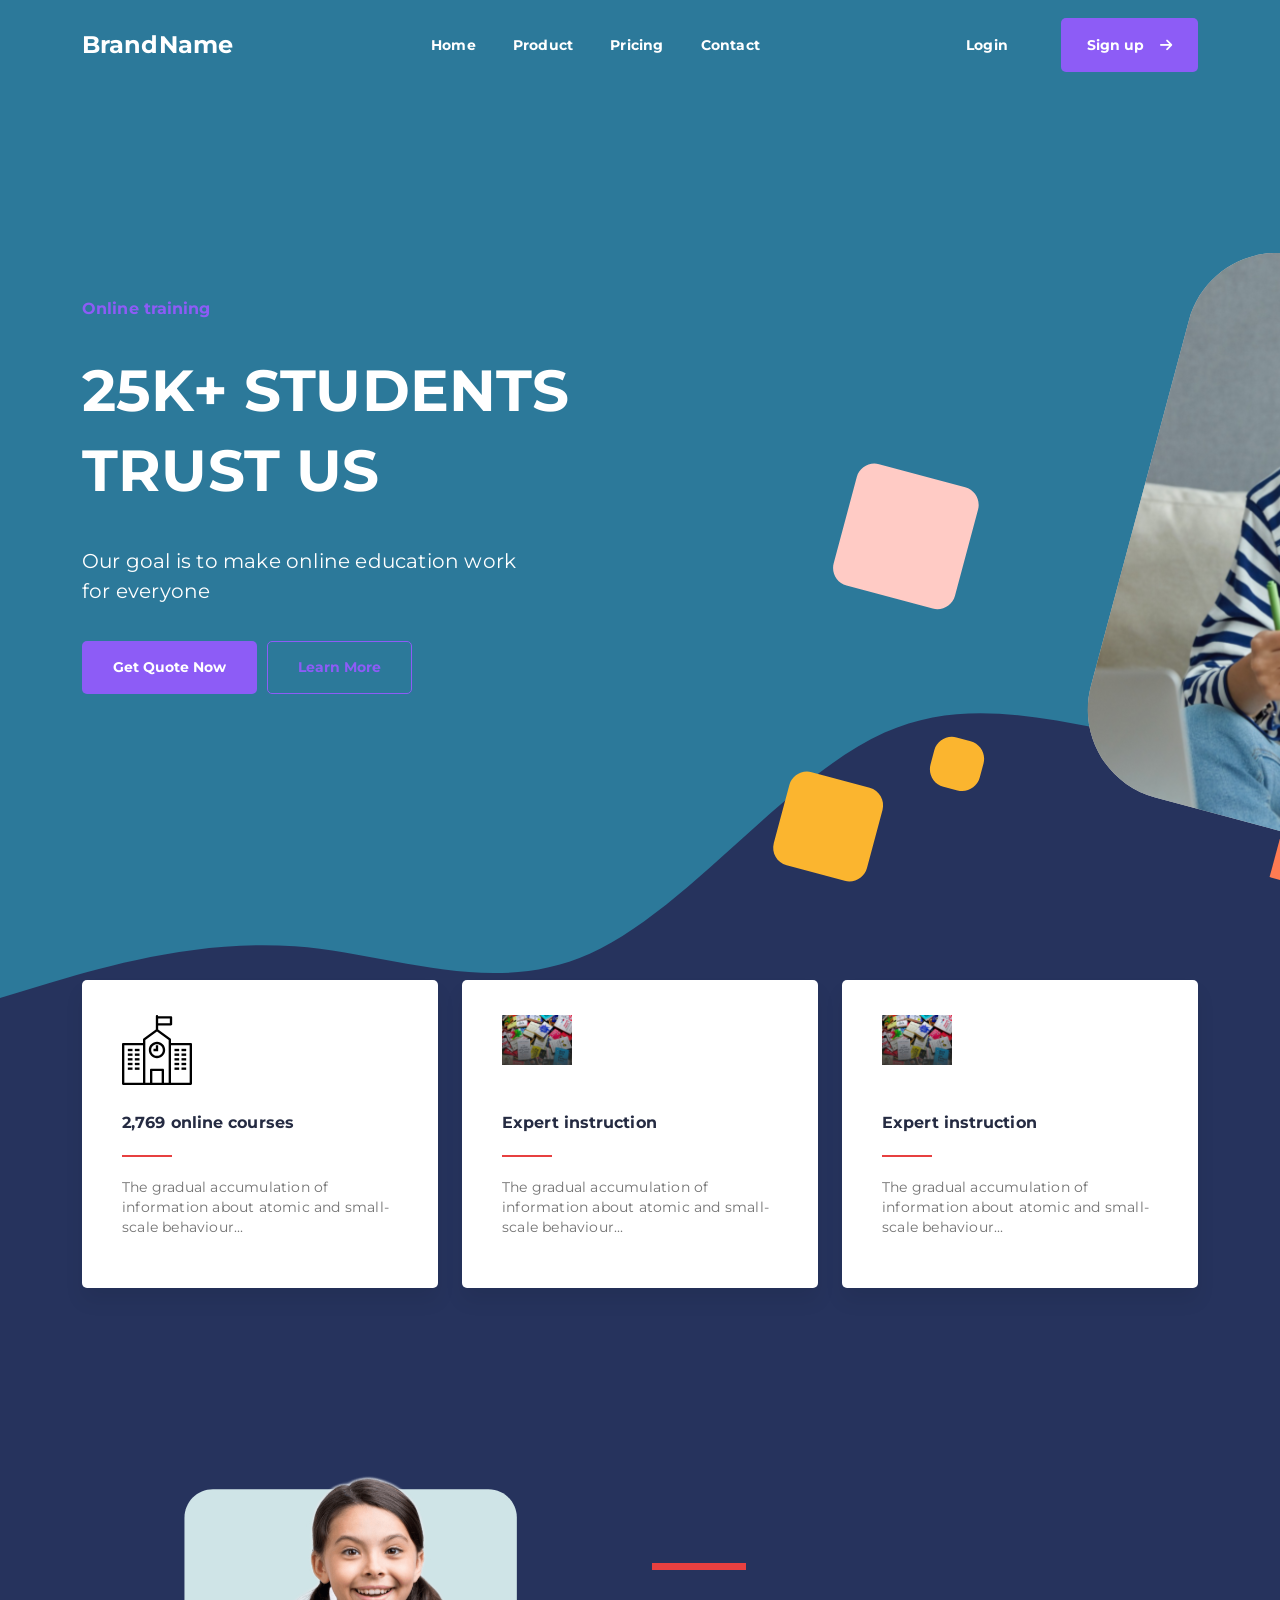
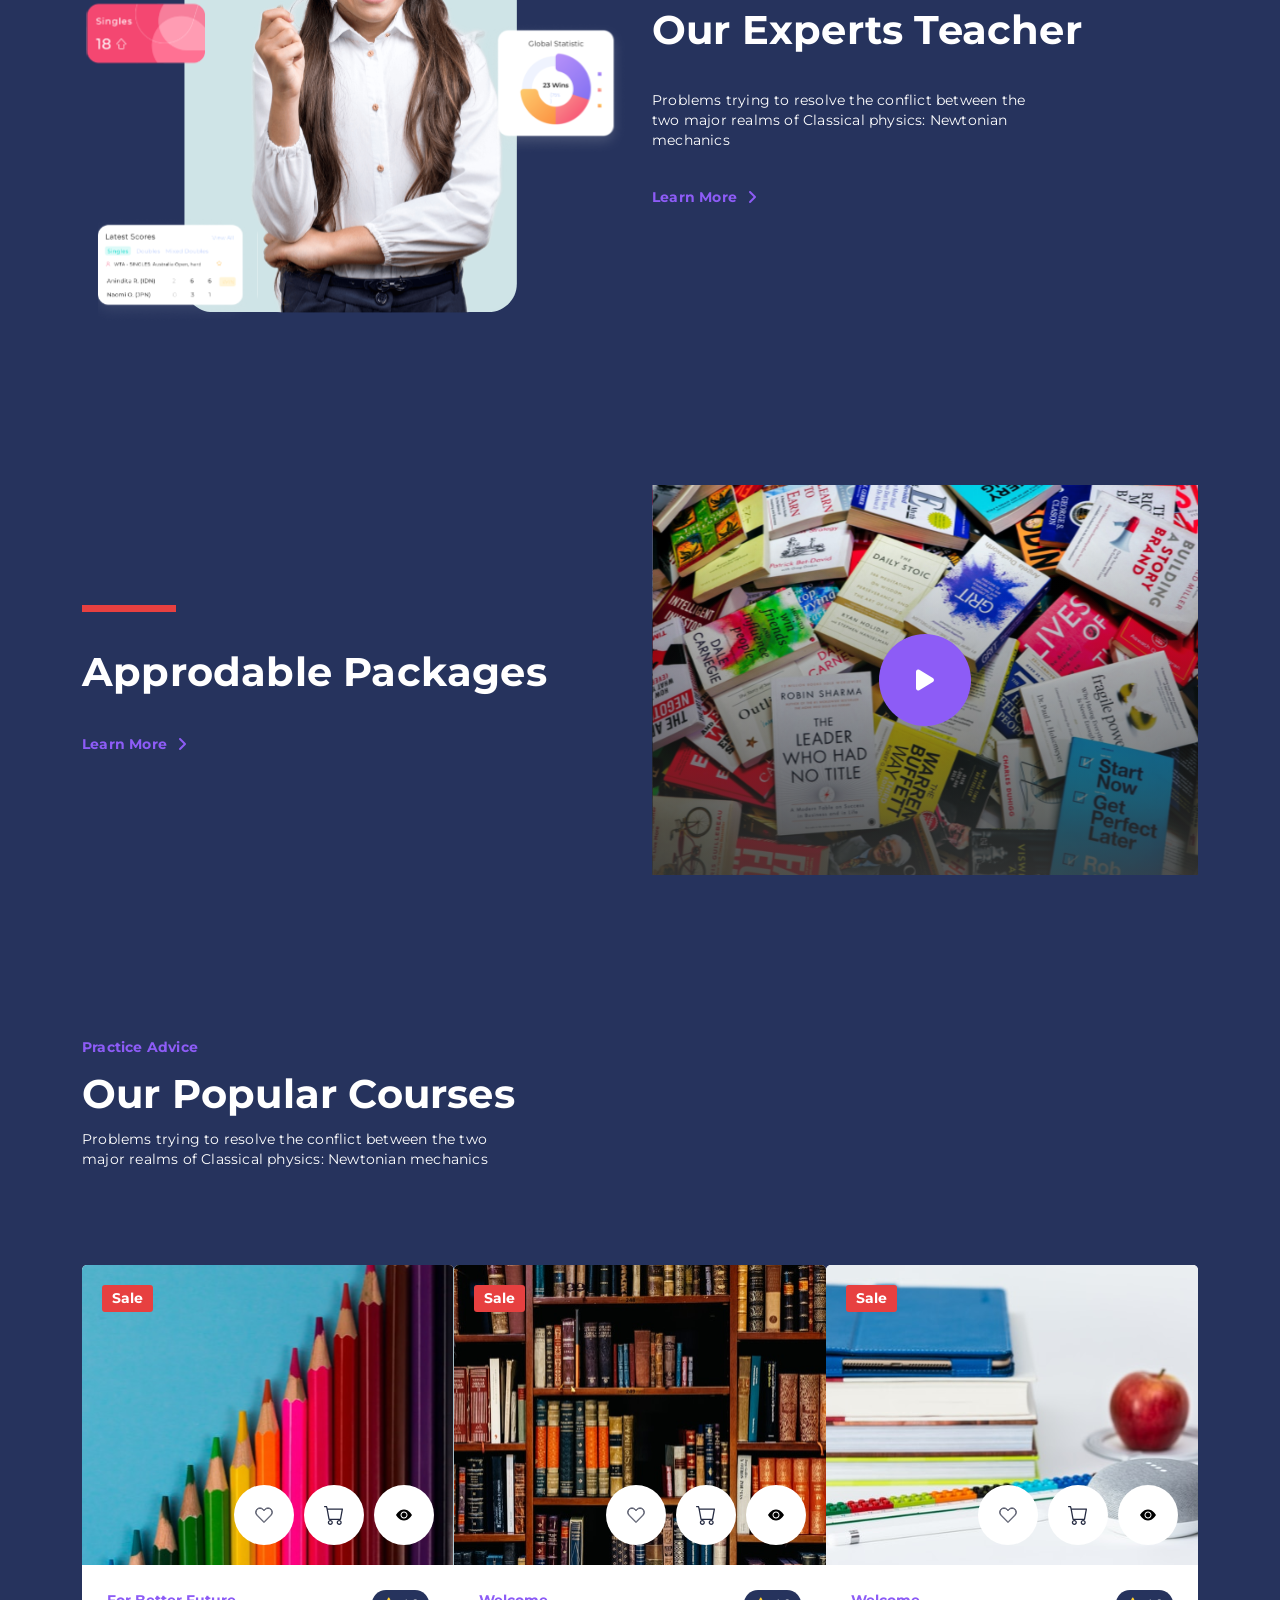
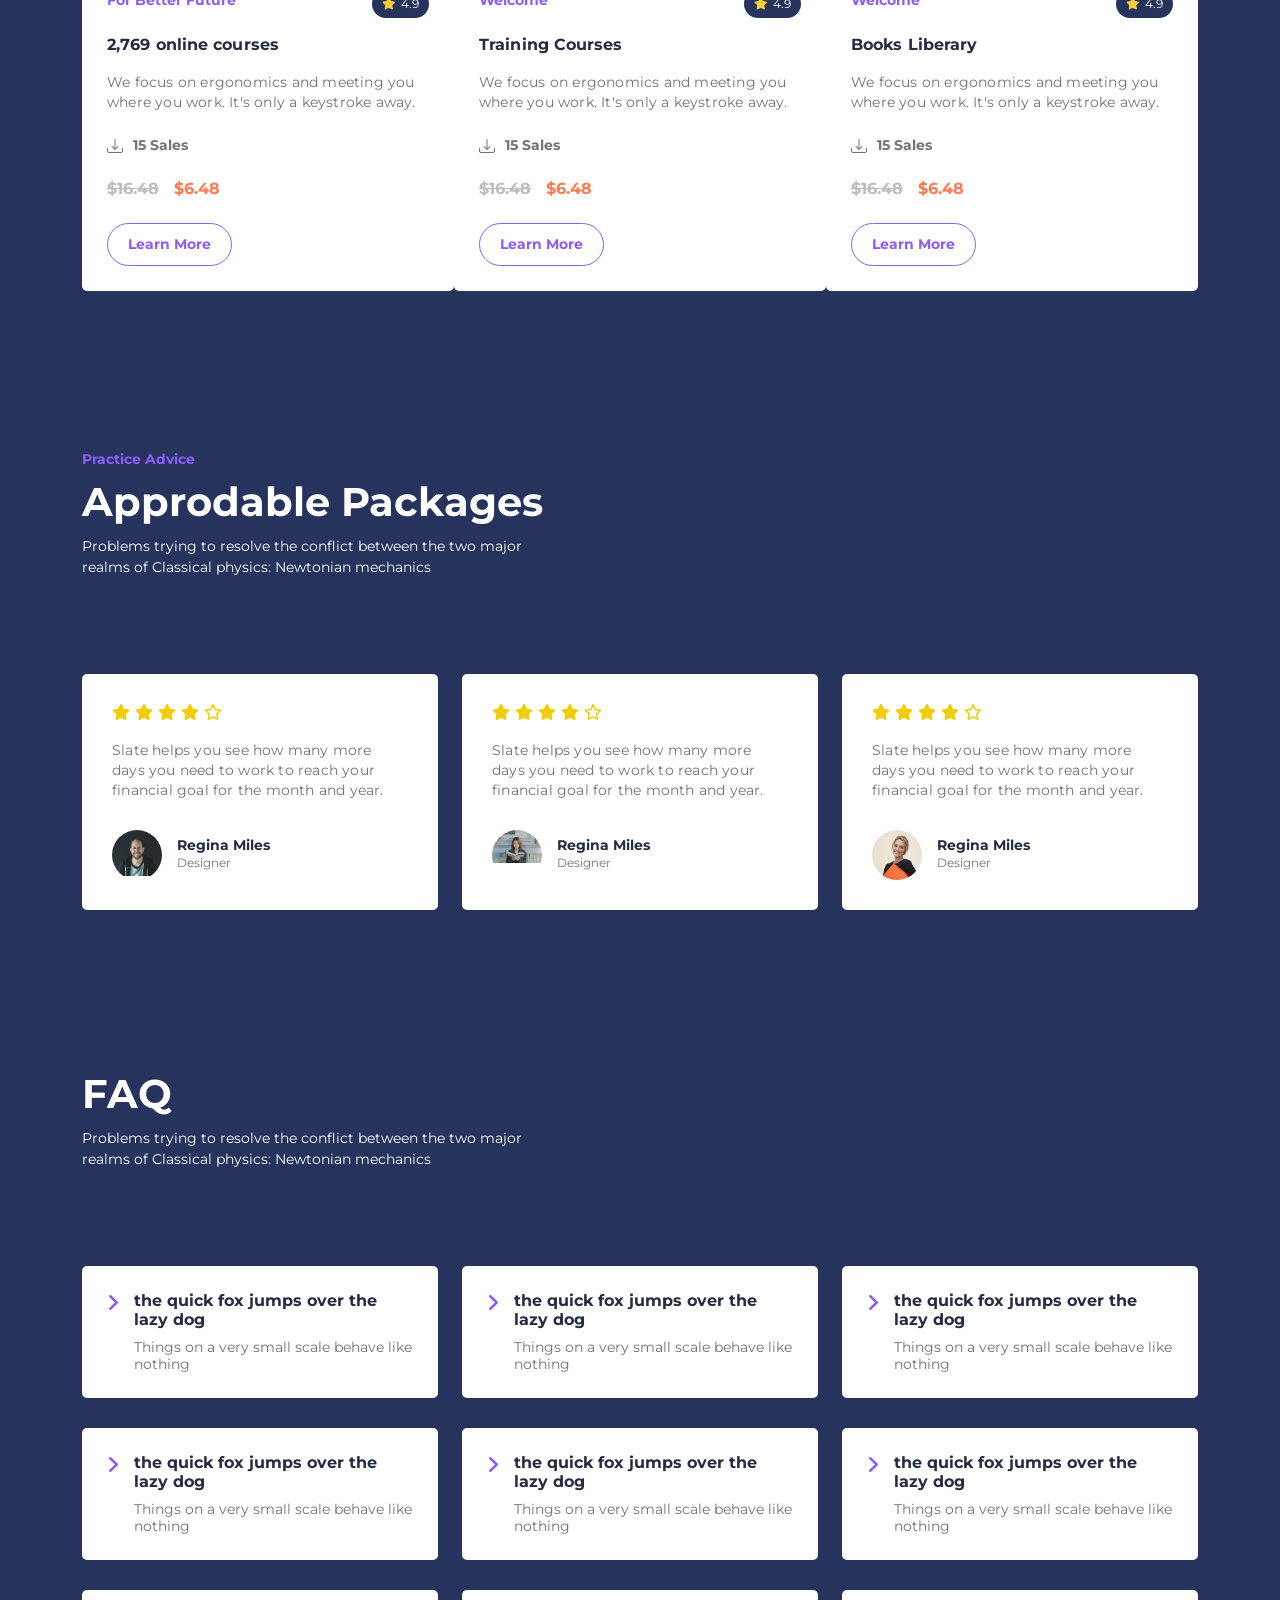
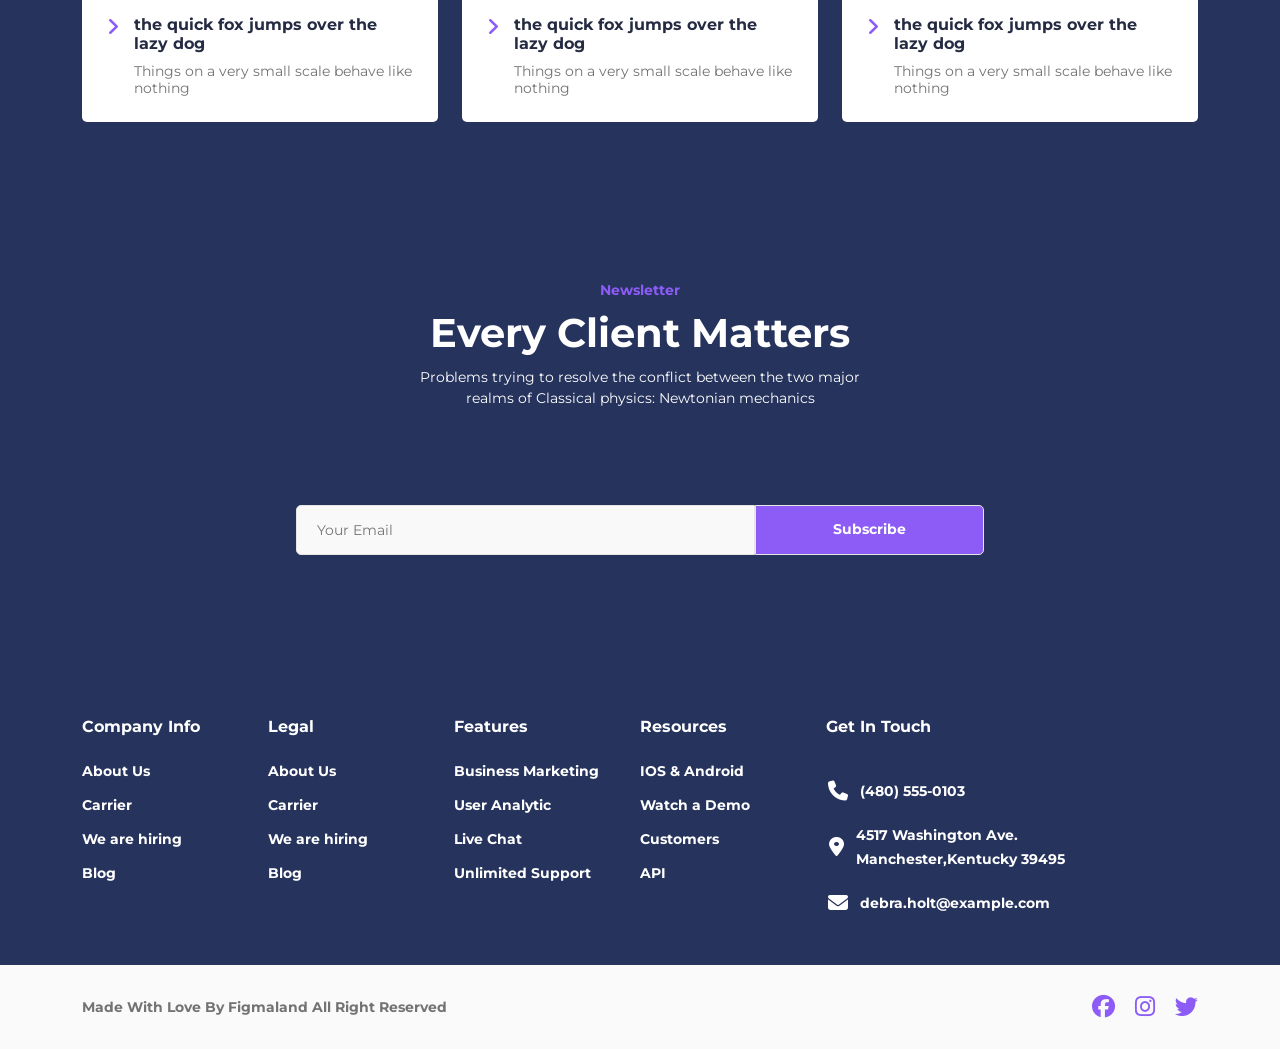
<file: index.html>
<!DOCTYPE html>
<html lang="en">
<head>
    <meta charset="UTF-8">
    <meta name="viewport" content="width=device-width, initial-scale=1.0">
    <title>BrandName — Online Training Platform</title>
    <!-- Google Fonts: Montserrat -->
    <link rel="preconnect" href="https://fonts.googleapis.com">
    <link rel="preconnect" href="https://fonts.gstatic.com" crossorigin>
    <link href="https://fonts.googleapis.com/css2?family=Montserrat:wght@400;700&display=swap" rel="stylesheet">
    <!-- Font Awesome -->
    <link rel="stylesheet" href="https://cdnjs.cloudflare.com/ajax/libs/font-awesome/6.7.2/css/all.min.css">
    <!-- Bootstrap 5 CSS CDN -->
    <link href="https://cdn.jsdelivr.net/npm/bootstrap@5.3.3/dist/css/bootstrap.min.css" rel="stylesheet" integrity="sha384-QWTKZyjpPEjISv5WaRU9OFeRpok6YctnYmDr5pNlyT2bRjXh0JMhjY6hW+ALEwIH" crossorigin="anonymous">
    <!-- Custom CSS -->
    <link rel="stylesheet" href="css/style.css">
</head>
<body>

    <!-- ======================== HERO SECTION ======================== -->
    <section class="hero-section">

        <!-- ===== HEADER (Level 2) ===== -->
        <header class="container-fluid p-0 d-flex align-items-center hero-header">
            <div class="container d-flex justify-content-between align-items-center">
                <nav class="navbar navbar-expand-lg w-100 p-0">

                    <!-- Navbar Brand (Level 4) -->
                    <a class="navbar-brand p-0 m-0" href="#">BrandName</a>

                    <!-- Navbar Toggler (Level 4) -->
                    <button class="navbar-toggler" type="button" data-bs-toggle="collapse" data-bs-target="#mainNavbar" aria-controls="mainNavbar" aria-expanded="false" aria-label="Toggle navigation">
                        <span class="navbar-toggler-icon"></span>
                    </button>

                    <!-- Navbar Collapse (Level 4) -->
                    <div class="collapse navbar-collapse" id="mainNavbar">

                        <!-- Primary Nav Links (Level 5) -->
                        <ul class="navbar-nav mx-auto nav-links-primary">
                            <li class="nav-item"><a href="#" class="nav-link text-center">Home</a></li>
                            <li class="nav-item"><a href="#" class="nav-link text-center">Product</a></li>
                            <li class="nav-item"><a href="#" class="nav-link text-center">Pricing</a></li>
                            <li class="nav-item"><a href="#" class="nav-link text-center">Contact</a></li>
                        </ul>

                        <!-- Auth Links (Level 5) -->
                        <ul class="navbar-nav nav-links-auth">
                            <li class="nav-item d-flex align-items-center"><a href="#" class="nav-link nav-login">Login</a></li>
                            <li class="nav-item"><a href="#" class="btn btn-signup d-flex align-items-center gap-2">Sign up&nbsp;&nbsp;<i class="fa-solid fa-arrow-right"></i></a></li>
                        </ul>

                    </div>
                </nav>
            </div>
        </header>

        <!-- ===== HERO CONTENT (Level 2) ===== -->
        <div class="container-fluid p-0 hero-content">
            <div class="container d-flex justify-content-start align-items-center h-100">
                <div class="hero-box d-flex flex-column justify-content-center">

                    <!-- Subtitle (Level 5) -->
                    <h5 class="hero-subtitle">Online training</h5>

                    <!-- Main Heading (Level 5) -->
                    <h1 class="hero-heading">25K+ STUDENTS TRUST US</h1>

                    <!-- Description (Level 5) -->
                    <h4 class="hero-description">Our goal is to make online education work for everyone</h4>

                    <!-- Button Group (Level 5) -->
                    <div class="d-flex flex-wrap hero-btn-group">
                        <a href="#" class="btn btn-cta-primary">Get Quote Now</a>
                        <a href="#" class="btn btn-cta-outline">Learn More</a>
                    </div>

                </div>
            </div>
        </div>

    </section>

    <!-- ======================== FEATURE SECTION ======================== -->
    <section class="feature-section">
        <div class="container">
            <div class="row feature-row justify-content-center">

                <!-- Card 1 -->
                <div class="col-lg-4 col-md-6 col-12">
                    <div class="feature-card d-flex flex-column justify-content-between">
                        <div class="feature-img-container">
                            <img src="assets/images/school.svg" alt="Online courses icon" class="w-100 object-fit-cover">
                        </div>
                        <h5 class="feature-card-title">2,769 online courses</h5>
                        <div class="feature-decor"></div>
                        <p class="feature-card-text">The gradual accumulation of information about atomic and small-scale behaviour...</p>
                    </div>
                </div>

                <!-- Card 2 -->
                <div class="col-lg-4 col-md-6 col-12">
                    <div class="feature-card d-flex flex-column">
                        <div class="feature-img-container">
                            <img src="assets/images/books.svg" alt="Expert instruction icon" class="w-100 object-fit-cover">
                        </div>
                        <h5 class="feature-card-title">Expert instruction</h5>
                        <div class="feature-decor"></div>
                        <p class="feature-card-text">The gradual accumulation of information about atomic and small-scale behaviour...</p>
                    </div>
                </div>

                <!-- Card 3 -->
                <div class="col-lg-4 col-md-6 col-12">
                    <div class="feature-card d-flex flex-column">
                        <div class="feature-img-container">
                            <img src="assets/images/books.svg" alt="Expert instruction icon" class="w-100 object-fit-cover">
                        </div>
                        <h5 class="feature-card-title">Expert instruction</h5>
                        <div class="feature-decor"></div>
                        <p class="feature-card-text">The gradual accumulation of information about atomic and small-scale behaviour...</p>
                    </div>
                </div>

            </div>
        </div>
    </section>

    <!-- ======================== EXPERT SECTION ======================== -->
    <section class="expert-section">
        <div class="container">
            <div class="row align-items-center">

                <!-- Image Container (Level 3) -->
                <div class="col-lg-6 col-md-6 col-12 expert-img-col">
                    <div class="expert-img-container">
                        <img src="assets/images/expert-teacher.svg" alt="Expert teacher illustration" class="w-100 object-fit-cover">
                    </div>
                </div>

                <!-- Content Container (Level 3) -->
                <div class="col-lg-6 col-md-6 col-12">
                    <div class="expert-content d-flex flex-column">
                        <div class="expert-decor"></div>
                        <h2 class="expert-heading">Our Experts Teacher</h2>
                        <p class="expert-text">Problems trying to resolve the conflict between the two major realms of Classical physics: Newtonian mechanics</p>
                        <div class="d-flex align-items-center expert-link-group">
                            <a href="#" class="expert-link">Learn More</a>
                            <i class="fa-solid fa-angle-right expert-link-icon"></i>
                        </div>
                    </div>
                </div>

            </div>
        </div>
    </section>

    <!-- ======================== PACKAGE SECTION ======================== -->
    <section class="package-section">
        <div class="container">
            <div class="row align-items-center">

                <!-- Content Container (Level 3) -->
                <div class="col-lg-6 col-md-6 col-12 order-lg-1 order-md-1 order-2">
                    <div class="package-content d-flex flex-column">
                        <div class="package-decor"></div>
                        <h2 class="package-heading">Approdable Packages</h2>
                        <div class="d-flex align-items-center package-link-group">
                            <a href="#" class="package-link">Learn More</a>
                            <i class="fa-solid fa-angle-right package-link-icon"></i>
                        </div>
                    </div>
                </div>

                <!-- Image Container (Level 3) -->
                <div class="col-lg-6 col-md-6 col-12 order-lg-2 order-md-2 order-1">
                    <div class="package-img-container position-relative">
                        <img src="assets/images/books.svg" alt="Affordable packages illustration" class="w-100 object-fit-cover d-block">
                        <button type="button" class="package-play-btn position-absolute d-flex align-items-center justify-content-center" data-bs-toggle="modal" data-bs-target="#courseVideoModal" aria-label="Play course video">
                            <i class="fa-solid fa-play"></i>
                        </button>
                    </div>
                </div>

            </div>
        </div>
    </section>

    <!-- ======================== COURSE SECTION ======================== -->
    <section class="course-section">
        <div class="container d-flex flex-column align-items-start">

            <!-- Heading Container (Level 3) -->
            <div class="course-heading-container d-flex flex-column">
                <h6 class="course-subtitle">Practice Advice</h6>
                <h2 class="course-heading">Our Popular Courses</h2>
                <p class="course-intro-text">Problems trying to resolve the conflict between the two major realms of Classical physics: Newtonian mechanics</p>
            </div>

            <!-- Course Container (Level 3) -->
            <div class="row course-row w-100 justify-content-center g-0">

                <!-- Course Card 1 -->
                <div class="col-lg-4 col-md-6 col-11">
                    <div class="course-card d-flex flex-column">
                        <div class="course-img-container position-relative">
                            <img src="assets/images/pencils.svg" alt="Pencils course image" class="w-100 object-fit-cover d-block">
                            <!-- Vision Context: assets/images/course-vision-context.svg
                                 Analysis: "Sale" badge positioned at top-left of image container (flagged: image not found, using extraction layout hints)
                                 Derived: top: 20px, left: 20px -->
                            <span class="course-sale-badge position-absolute">Sale</span>
                            <!-- Vision Context: assets/images/course-vision-context.svg
                                 Analysis: Action icons group positioned at bottom-right of image container (flagged: image not found, using extraction layout hints)
                                 Derived: bottom: 20px, right: 20px -->
                            <div class="course-img-actions d-flex position-absolute">
                                <button type="button" class="course-action-icon" aria-label="Add to favorites">
                                    <img src="assets/images/like.svg" alt="Like" class="w-100 object-fit-cover">
                                </button>
                                <button type="button" class="course-action-icon" aria-label="Add to basket">
                                    <img src="assets/images/basket.svg" alt="Add to basket" class="w-100 object-fit-cover">
                                </button>
                                <button type="button" class="course-action-icon" aria-label="View details">
                                    <img src="assets/images/views.svg" alt="Views" class="w-100 object-fit-cover">
                                </button>
                            </div>
                        </div>
                        <div class="course-card-body d-flex flex-column">
                            <div class="d-flex justify-content-between w-100">
                                <a href="#" class="course-category-link">For Better Future</a>
                                <div class="course-rating d-flex align-items-center">
                                    <i class="fa-solid fa-star course-star-icon"></i>
                                    <small class="course-rating-text">4.9</small>
                                </div>
                            </div>
                            <h5 class="course-card-title">2,769 online courses</h5>
                            <p class="course-card-text">We focus on ergonomics and meeting you where you work. It's only a keystroke away.</p>
                            <div class="course-sales-group d-flex align-items-center">
                                <div class="course-download-icon">
                                    <img src="assets/images/download.svg" alt="Downloads" class="w-100 object-fit-cover d-block">
                                </div>
                                <h6 class="course-sales-text">15 Sales</h6>
                            </div>
                            <div class="course-amount-group d-flex">
                                <h5 class="course-price-old">$16.48</h5>
                                <h5 class="course-price-sale">$6.48</h5>
                            </div>
                            <a href="#" class="btn course-learn-btn">Learn More</a>
                        </div>
                    </div>
                </div>

                <!-- Course Card 2 -->
                <div class="col-lg-4 col-md-6 col-11">
                    <div class="course-card d-flex flex-column">
                        <div class="course-img-container position-relative">
                            <img src="assets/images/library.svg" alt="Library course image" class="w-100 object-fit-cover d-block">
                            <span class="course-sale-badge position-absolute">Sale</span>
                            <div class="course-img-actions d-flex position-absolute">
                                <button type="button" class="course-action-icon" aria-label="Add to favorites">
                                     <img src="assets/images/like.svg" alt="Like" class="w-100 object-fit-cover">
                                 </button>
                                 <button type="button" class="course-action-icon" aria-label="Add to basket">
                                     <img src="assets/images/basket.svg" alt="Add to basket" class="w-100 object-fit-cover">
                                 </button>
                                 <button type="button" class="course-action-icon" aria-label="View details">
                                     <img src="assets/images/views.svg" alt="Views" class="w-100 object-fit-cover">
                                 </button>
                            </div>
                        </div>
                        <div class="course-card-body d-flex flex-column">
                            <div class="d-flex justify-content-between w-100">
                                <a href="#" class="course-category-link">Welcome</a>
                                <div class="course-rating d-flex align-items-center">
                                    <i class="fa-solid fa-star course-star-icon"></i>
                                    <small class="course-rating-text">4.9</small>
                                </div>
                            </div>
                            <h5 class="course-card-title">Training Courses</h5>
                            <p class="course-card-text">We focus on ergonomics and meeting you where you work. It's only a keystroke away.</p>
                            <div class="course-sales-group d-flex align-items-center">
                                <div class="course-download-icon">
                                    <img src="assets/images/download.svg" alt="Downloads" class="w-100 object-fit-cover d-block">
                                </div>
                                <h6 class="course-sales-text">15 Sales</h6>
                            </div>
                            <div class="course-amount-group d-flex">
                                <h5 class="course-price-old">$16.48</h5>
                                <h5 class="course-price-sale">$6.48</h5>
                            </div>
                            <a href="#" class="btn course-learn-btn">Learn More</a>
                        </div>
                    </div>
                </div>

                <!-- Course Card 3 -->
                <div class="col-lg-4 col-md-6 col-11">
                    <div class="course-card d-flex flex-column">
                        <div class="course-img-container position-relative">
                            <img src="assets/images/apple.svg" alt="Apple course image" class="w-100 object-fit-cover d-block">
                            <span class="course-sale-badge position-absolute">Sale</span>
                            <div class="course-img-actions d-flex position-absolute">
                                <button type="button" class="course-action-icon" aria-label="Add to favorites">
                                    <img src="assets/images/like.svg" alt="Like" class="w-100 object-fit-cover">
                                </button>
                                <button type="button" class="course-action-icon" aria-label="Add to basket">
                                    <img src="assets/images/basket.svg" alt="Add to basket" class="w-100 object-fit-cover">
                                </button>
                                <button type="button" class="course-action-icon" aria-label="View details">
                                    <img src="assets/images/views.svg" alt="Views" class="w-100 object-fit-cover">
                                </button>
                            </div>
                        </div>
                        <div class="course-card-body d-flex flex-column">
                            <div class="d-flex justify-content-between w-100">
                                <a href="#" class="course-category-link">Welcome</a>
                                <div class="course-rating d-flex align-items-center">
                                    <i class="fa-solid fa-star course-star-icon"></i>
                                    <small class="course-rating-text">4.9</small>
                                </div>
                            </div>
                            <h5 class="course-card-title">Books Liberary</h5>
                            <p class="course-card-text">We focus on ergonomics and meeting you where you work. It's only a keystroke away.</p>
                            <div class="course-sales-group d-flex align-items-center">
                                <div class="course-download-icon">
                                    <img src="assets/images/download.svg" alt="Downloads" class="w-100 object-fit-cover d-block">
                                </div>
                                <h6 class="course-sales-text">15 Sales</h6>
                            </div>
                            <div class="course-amount-group d-flex">
                                <h5 class="course-price-old">$16.48</h5>
                                <h5 class="course-price-sale">$6.48</h5>
                            </div>
                            <a href="#" class="btn course-learn-btn">Learn More</a>
                        </div>
                    </div>
                </div>

            </div>
        </div>
    </section>

    <!-- ======================== REVIEW SECTION ======================== -->
    <section class="review-section">
        <div class="container d-flex flex-column">

            <!-- Heading Container (Level 3) -->
            <div class="review-heading-container d-flex flex-column">
                <h6 class="review-subtitle">Practice Advice</h6>
                <h2 class="review-heading">Approdable Packages</h2>
                <p class="review-intro-text">Problems trying to resolve the conflict between the two major realms of Classical physics: Newtonian mechanics</p>
            </div>

            <!-- Box Container (Level 3) -->
            <div class="row review-row justify-content-between">

                <!-- Review Box 1 -->
                <div class="col-lg-4 col-md-6 col-12">
                    <div class="review-box d-flex flex-column justify-content-center">
                        <div class="review-content d-flex flex-column">
                            <div class="review-stars d-flex">
                                <i class="fa-solid fa-star"></i>
                                <i class="fa-solid fa-star"></i>
                                <i class="fa-solid fa-star"></i>
                                <i class="fa-solid fa-star"></i>
                                <i class="fa-regular fa-star"></i>
                            </div>
                            <p class="review-text">Slate helps you see how many more days you need to work to reach your financial goal for the month and year.</p>
                        </div>
                        <div class="review-profile d-flex">
                            <div class="review-avatar-container">
                                <img src="assets/images/feedback-regina-miles.jpg" alt="Regina Miles" class="d-block object-fit-cover w-100 review-avatar">
                            </div>
                            <div class="review-user-box d-flex flex-column">
                                <h6 class="review-user-name">Regina Miles</h6>
                                <small class="review-user-role">Designer</small>
                            </div>
                        </div>
                    </div>
                </div>

                <!-- Review Box 2 -->
                <div class="col-lg-4 col-md-6 col-12">
                    <div class="review-box d-flex flex-column justify-content-center">
                        <div class="review-content d-flex flex-column">
                            <div class="review-stars d-flex">
                                <i class="fa-solid fa-star"></i>
                                <i class="fa-solid fa-star"></i>
                                <i class="fa-solid fa-star"></i>
                                <i class="fa-solid fa-star"></i>
                                <i class="fa-regular fa-star"></i>
                            </div>
                            <p class="review-text">Slate helps you see how many more days you need to work to reach your financial goal for the month and year.</p>
                        </div>
                        <div class="review-profile d-flex">
                            <div class="review-avatar-container">
                                <img src="assets/images/feedbacks-miles.jpg" alt="Regina Miles" class="d-block object-fit-cover w-100 review-avatar">
                            </div>
                            <div class="review-user-box d-flex flex-column">
                                <h6 class="review-user-name">Regina Miles</h6>
                                <small class="review-user-role">Designer</small>
                            </div>
                        </div>
                    </div>
                </div>

                <!-- Review Box 3 -->
                <div class="col-lg-4 col-md-6 col-12">
                    <div class="review-box d-flex flex-column justify-content-center">
                        <div class="review-content d-flex flex-column">
                            <div class="review-stars d-flex">
                                <i class="fa-solid fa-star"></i>
                                <i class="fa-solid fa-star"></i>
                                <i class="fa-solid fa-star"></i>
                                <i class="fa-solid fa-star"></i>
                                <i class="fa-regular fa-star"></i>
                            </div>
                            <p class="review-text">Slate helps you see how many more days you need to work to reach your financial goal for the month and year.</p>
                        </div>
                        <div class="review-profile d-flex">
                            <div class="review-avatar-container">
                                <img src="assets/images/feedbacks-avatar.jpg" alt="Regina Miles" class="d-block object-fit-cover w-100 review-avatar">
                            </div>
                            <div class="review-user-box d-flex flex-column">
                                <h6 class="review-user-name">Regina Miles</h6>
                                <small class="review-user-role">Designer</small>
                            </div>
                        </div>
                    </div>
                </div>

            </div>
        </div>
    </section>

    <!-- ======================== FAQ SECTION ======================== -->
    <section class="faq-section">
        <div class="container d-flex flex-column">

            <!-- Heading Container (Level 3) -->
            <div class="faq-heading-container d-flex flex-column">
                <h2 class="faq-heading">FAQ</h2>
                <p class="faq-intro-text">Problems trying to resolve the conflict between the two major realms of Classical physics: Newtonian mechanics</p>
            </div>

            <!-- Box Container (Level 2) -->
            <div class="row faq-row">

                <!-- FAQ Box 1 -->
                <div class="col-lg-4 col-md-6 col-12">
                    <div class="faq-box d-flex">
                        <i class="fa-solid fa-angle-right faq-icon"></i>
                        <div class="faq-content-box d-flex flex-column">
                            <h5 class="faq-title">the quick fox jumps over the lazy dog</h5>
                            <h6 class="faq-text">Things on a very small scale behave like nothing</h6>
                        </div>
                    </div>
                </div>

                <!-- FAQ Box 2 -->
                <div class="col-lg-4 col-md-6 col-12">
                    <div class="faq-box d-flex">
                        <i class="fa-solid fa-angle-right faq-icon"></i>
                        <div class="faq-content-box d-flex flex-column">
                            <h5 class="faq-title">the quick fox jumps over the lazy dog</h5>
                            <h6 class="faq-text">Things on a very small scale behave like nothing</h6>
                        </div>
                    </div>
                </div>

                <!-- FAQ Box 3 -->
                <div class="col-lg-4 col-md-6 col-12">
                    <div class="faq-box d-flex">
                        <i class="fa-solid fa-angle-right faq-icon"></i>
                        <div class="faq-content-box d-flex flex-column">
                            <h5 class="faq-title">the quick fox jumps over the lazy dog</h5>
                            <h6 class="faq-text">Things on a very small scale behave like nothing</h6>
                        </div>
                    </div>
                </div>

                <!-- FAQ Box 4 -->
                <div class="col-lg-4 col-md-6 col-12">
                    <div class="faq-box d-flex">
                        <i class="fa-solid fa-angle-right faq-icon"></i>
                        <div class="faq-content-box d-flex flex-column">
                            <h5 class="faq-title">the quick fox jumps over the lazy dog</h5>
                            <h6 class="faq-text">Things on a very small scale behave like nothing</h6>
                        </div>
                    </div>
                </div>

                <!-- FAQ Box 5 -->
                <div class="col-lg-4 col-md-6 col-12">
                    <div class="faq-box d-flex">
                        <i class="fa-solid fa-angle-right faq-icon"></i>
                        <div class="faq-content-box d-flex flex-column">
                            <h5 class="faq-title">the quick fox jumps over the lazy dog</h5>
                            <h6 class="faq-text">Things on a very small scale behave like nothing</h6>
                        </div>
                    </div>
                </div>

                <!-- FAQ Box 6 -->
                <div class="col-lg-4 col-md-6 col-12">
                    <div class="faq-box d-flex">
                        <i class="fa-solid fa-angle-right faq-icon"></i>
                        <div class="faq-content-box d-flex flex-column">
                            <h5 class="faq-title">the quick fox jumps over the lazy dog</h5>
                            <h6 class="faq-text">Things on a very small scale behave like nothing</h6>
                        </div>
                    </div>
                </div>

                <!-- FAQ Box 7 -->
                <div class="col-lg-4 col-md-6 col-12">
                    <div class="faq-box d-flex">
                        <i class="fa-solid fa-angle-right faq-icon"></i>
                        <div class="faq-content-box d-flex flex-column">
                            <h5 class="faq-title">the quick fox jumps over the lazy dog</h5>
                            <h6 class="faq-text">Things on a very small scale behave like nothing</h6>
                        </div>
                    </div>
                </div>

                <!-- FAQ Box 8 -->
                <div class="col-lg-4 col-md-6 col-12">
                    <div class="faq-box d-flex">
                        <i class="fa-solid fa-angle-right faq-icon"></i>
                        <div class="faq-content-box d-flex flex-column">
                            <h5 class="faq-title">the quick fox jumps over the lazy dog</h5>
                            <h6 class="faq-text">Things on a very small scale behave like nothing</h6>
                        </div>
                    </div>
                </div>

                <!-- FAQ Box 9 -->
                <div class="col-lg-4 col-md-6 col-12">
                    <div class="faq-box d-flex">
                        <i class="fa-solid fa-angle-right faq-icon"></i>
                        <div class="faq-content-box d-flex flex-column">
                            <h5 class="faq-title">the quick fox jumps over the lazy dog</h5>
                            <h6 class="faq-text">Things on a very small scale behave like nothing</h6>
                        </div>
                    </div>
                </div>

            </div>
        </div>
    </section>

    <!-- ======================== NEWSLETTER SECTION ======================== -->
    <section class="newsletter-section">
        <div class="container d-flex flex-column">

            <!-- Heading Container (Level 3) -->
            <div class="newsletter-heading-container d-flex flex-column">
                <h6 class="newsletter-subtitle">Newsletter</h6>
                <h2 class="newsletter-heading">Every Client Matters</h2>
                <p class="newsletter-intro-text">Problems trying to resolve the conflict between the two major realms of Classical physics: Newtonian mechanics</p>
            </div>

            <!-- Form (Level 3) -->
            <form class="row newsletter-form mx-auto">
                <div class="col-8 p-0">
                    <input type="email" class="newsletter-input w-100 h-100" placeholder="Your Email">
                </div>
                <div class="col-4 p-0">
                    <button type="submit" class="newsletter-btn w-100 h-100">Subscribe</button>
                </div>
            </form>

        </div>
    </section>

    <!-- ======================== FOOTER SECTION ======================== -->
    <footer class="footer-section">
        <div class="container-fluid footer-top">
            <div class="container d-flex justify-content-between footer-top-container">
                <div class="row w-100">
                    <div class="col-lg-2 col-md-4 col-sm-6 col-12 mb-4 mb-lg-0">
                        <div class="footer-col d-flex flex-column">
                            <h5 class="footer-heading">Company Info</h5>
                            <ul class="footer-list d-flex flex-column list-unstyled p-0 m-0">
                                <li><a href="#" class="footer-link">About Us</a></li>
                                <li><a href="#" class="footer-link">Carrier</a></li>
                                <li><a href="#" class="footer-link">We are hiring</a></li>
                                <li><a href="#" class="footer-link">Blog</a></li>
                            </ul>
                        </div>
                    </div>
                    <div class="col-lg-2 col-md-4 col-sm-6 col-12 mb-4 mb-lg-0">
                        <div class="footer-col d-flex flex-column">
                            <h5 class="footer-heading">Legal</h5>
                            <ul class="footer-list d-flex flex-column list-unstyled p-0 m-0">
                                <li><a href="#" class="footer-link">About Us</a></li>
                                <li><a href="#" class="footer-link">Carrier</a></li>
                                <li><a href="#" class="footer-link">We are hiring</a></li>
                                <li><a href="#" class="footer-link">Blog</a></li>
                            </ul>
                        </div>
                    </div>
                    <div class="col-lg-2 col-md-4 col-sm-6 col-12 mb-4 mb-lg-0">
                        <div class="footer-col d-flex flex-column">
                            <h5 class="footer-heading">Features</h5>
                            <ul class="footer-list d-flex flex-column list-unstyled p-0 m-0">
                                <li><a href="#" class="footer-link">Business Marketing</a></li>
                                <li><a href="#" class="footer-link">User Analytic</a></li>
                                <li><a href="#" class="footer-link">Live Chat</a></li>
                                <li><a href="#" class="footer-link">Unlimited Support</a></li>
                            </ul>
                        </div>
                    </div>
                    <div class="col-lg-2 col-md-4 col-sm-6 col-12 mb-4 mb-md-0">
                        <div class="footer-col d-flex flex-column">
                            <h5 class="footer-heading">Resources</h5>
                            <ul class="footer-list d-flex flex-column list-unstyled p-0 m-0">
                                <li><a href="#" class="footer-link">IOS & Android</a></li>
                                <li><a href="#" class="footer-link">Watch a Demo</a></li>
                                <li><a href="#" class="footer-link">Customers</a></li>
                                <li><a href="#" class="footer-link">API</a></li>
                            </ul>
                        </div>
                    </div>
                    <div class="col-lg-4 col-md-8 col-sm-12 col-12">
                        <div class="footer-col footer-contact d-flex flex-column">
                            <h5 class="footer-heading">Get In Touch</h5>
                            <div class="footer-contact-box d-flex align-items-center">
                                <i class="fa-solid fa-phone footer-icon"></i>
                                <h6 class="footer-contact-text m-0">(480) 555-0103</h6>
                            </div>
                            <div class="footer-contact-box d-flex align-items-center">
                                <i class="fa-solid fa-location-dot footer-icon"></i>
                                <h6 class="footer-contact-text m-0">4517 Washington Ave. Manchester,Kentucky 39495</h6>
                            </div>
                            <div class="footer-contact-box d-flex align-items-center">
                                <i class="fa-solid fa-envelope footer-icon"></i>
                                <h6 class="footer-contact-text m-0">debra.holt@example.com</h6>
                            </div>
                        </div>
                    </div>
                </div>
            </div>
        </div>
        <div class="container-fluid footer-bottom">
            <div class="container d-flex justify-content-between align-items-center footer-bottom-container">
                <h6 class="footer-copyright m-0">Made With Love By Figmaland All Right Reserved</h6>
                <div class="footer-socials d-flex">
                    <a href="#" class="footer-social-icon"><i class="fa-brands fa-facebook"></i></a>
                    <a href="#" class="footer-social-icon"><i class="fa-brands fa-instagram"></i></a>
                    <a href="#" class="footer-social-icon"><i class="fa-brands fa-twitter"></i></a>
                </div>
            </div>
        </div>
    </footer>

    <!-- Course Video Modal -->
    <div class="modal fade" id="courseVideoModal" tabindex="-1" aria-labelledby="courseVideoModalLabel" aria-hidden="true">
        <div class="modal-dialog modal-dialog-centered modal-lg">
            <div class="modal-content bg-dark text-white border-0">
                <div class="modal-header border-0">
                    <h5 class="modal-title" id="courseVideoModalLabel">welcome to course</h5>
                    <button type="button" class="btn-close btn-close-white" data-bs-dismiss="modal" aria-label="Close"></button>
                </div>
                <div class="modal-body p-0">
                    <div class="ratio ratio-16x9">
                        <iframe src="https://www.youtube-nocookie.com/embed/dQw4w9WgXcQ" title="welcome to course" allowfullscreen></iframe>
                    </div>
                </div>
            </div>
        </div>
    </div>

    <!-- Bootstrap JS Bundle CDN -->
    <script src="https://cdn.jsdelivr.net/npm/bootstrap@5.3.3/dist/js/bootstrap.bundle.min.js" integrity="sha384-YvpcrYf0tY3lHB60NNkmXc5s9fDVZLESaAA55NDzOxhy9GkcIdslK1eN7N6jIeHz" crossorigin="anonymous"></script>
</body>
</html>
</file>
<file: css/style.css>
@import url('https://fonts.googleapis.com/css2?family=Montserrat:wght@400;700&display=swap');

:root {
  --body-bg: #26335D;
  --header-bg: #2C799A;
  --cta-primary: #8D5CF6;
  --text-white: #FFFFFF;
  --text-dark: #252B42;
  --text-gray: #737373;
  --border-light: #ECECEC;
  --card-bg: #FFFFFF;
  --decor-red: #E74040;
  --price-old: #BDBDBD;
  --price-sale: #FF7B52;
  --star-yellow: #FFCE31;
  --star-gold: #F3CD03;
  --rating-bg: #26335D;
  --border-input: #E6E6E6;
}

body {
    background-color: var(--body-bg);
    font-family: 'Montserrat', sans-serif;
    color: var(--text-white);
    margin: 0;
    padding: 0;
}

a {
    text-decoration: none;
}

/* ======================== HERO SECTION ======================== */
.hero-header {
    background-color: var(--header-bg);
    height: 10vh;
    min-height: 80px;
}
.navbar-brand {
    font-weight: 700;
    font-size: 24px;
    line-height: 32px;
    letter-spacing: 0.1px;
    color: var(--text-white) !important;
}
.nav-links-primary .nav-link,
.nav-links-auth .nav-link {
    font-weight: 700;
    font-size: 14px;
    line-height: 24px;
    letter-spacing: 0.2px;
    color: var(--text-white) !important;
}
.nav-links-primary {
    gap: 21px;
}
.nav-links-auth {
    gap: 45px;
}
.btn-signup {
    background-color: var(--cta-primary);
    color: var(--text-white);
    font-weight: 700;
    font-size: 14px;
    line-height: 22px;
    padding: 15px 25px;
    border-radius: 5px;
}
.hero-content {
    padding: 100px 0;
    position: relative;
    z-index: 1;
    height:90vh;
}
.hero-content::before {
    content: '';
    position: absolute;
    top: 0px;
    left: 0;
    width: 100%;
    height: 140%;
    background-image: url('../assets/images/landing-background.svg');
    background-repeat: no-repeat;
    background-size: cover;
    z-index: -1;
}
.hero-subtitle {
    font-weight: 700;
    font-size: 16px;
    line-height: 24px;
    letter-spacing: 0.1px;
    color: var(--cta-primary);
    margin-bottom: 30px;
}
.hero-heading {
    font-weight: 700;
    font-size: 58px;
    line-height: 80px;
    letter-spacing: 0.2px;
    color: var(--text-white);
    margin-bottom: 35px;
    max-width: 600px;
}
.hero-description {
    font-weight: 400;
    font-size: 20px;
    line-height: 30px;
    letter-spacing: 0.2px;
    color: var(--text-white);
    margin-bottom: 35px;
    max-width: 450px;
}
.hero-btn-group {
    gap: 10px;
}
.btn-cta-primary {
    background-color: var(--cta-primary);
    color: var(--text-white);
    font-weight: 700;
    font-size: 14px;
    padding: 15px 30px;
    border-radius: 5px;
}
.btn-cta-outline {
    border: 1px solid var(--cta-primary);
    color: var(--cta-primary);
    font-weight: 700;
    font-size: 14px;
    padding: 15px 30px;
    border-radius: 5px;
}

/* ======================== FEATURE SECTION ======================== */
.feature-section {
    padding: 80px 0;
}
.feature-row {
    row-gap: 30px;
}
.feature-card {
    position:relative;
    background-color: var(--card-bg);
    padding: 35px 40px;
    border-radius: 5px;
    height: 100%;
    box-shadow: 0px 13px 19px rgba(0, 0, 0, 0.07);
    z-index:9;
}
.feature-img-container {
    width: 70px;
    height: 76px;
    margin-bottom: 20px;
}
.feature-card-title {
    font-weight: 700;
    font-size: 16px;
    line-height: 24px;
    letter-spacing: 0.1px;
    color: var(--text-dark);
    margin-bottom: 20px;
}
.feature-decor {
    width: 50px;
    height: 2px;
    background-color: var(--decor-red);
    margin-bottom: 20px;
}
.feature-card-text {
    font-weight: 400;
    font-size: 14px;
    line-height: 20px;
    letter-spacing: 0.2px;
    color: var(--text-gray);
}

/* ======================== EXPERT SECTION ======================== */
.expert-section {
    padding: 80px 0;
}
.expert-decor {
    width: 94px;
    height: 7px;
    background-color: var(--decor-red);
    margin-bottom: 35px;
}
.expert-heading {
    font-weight: 700;
    font-size: 40px;
    line-height: 50px;
    letter-spacing: 0.2px;
    color: var(--text-white);
    margin-bottom: 35px;
}
.expert-text {
    font-weight: 400;
    font-size: 14px;
    line-height: 20px;
    letter-spacing: 0.2px;
    color: var(--text-white);
    margin-bottom: 35px;
    max-width: 400px;
}
.expert-link-group {
    gap: 10px;
}
.expert-link {
    font-weight: 700;
    font-size: 14px;
    line-height: 24px;
    letter-spacing: 0.2px;
    color: var(--cta-primary);
}
.expert-link-icon {
    color: var(--cta-primary);
}

/* ======================== PACKAGE SECTION ======================== */
.package-section {
    padding: 80px 0;
}
.package-decor {
    width: 94px;
    height: 7px;
    background-color: var(--decor-red);
    margin-bottom: 35px;
}
.package-heading {
    font-weight: 700;
    font-size: 40px;
    line-height: 50px;
    letter-spacing: 0.2px;
    color: var(--text-white);
    margin-bottom: 35px;
}
.package-link-group {
    gap: 10px;
}
.package-link {
    font-weight: 700;
    font-size: 14px;
    line-height: 24px;
    letter-spacing: 0.2px;
    color: var(--cta-primary);
}
.package-link-icon {
    color: var(--cta-primary);
}
.package-play-btn {
    width: 92px;
    height: 92px;
    background-color: var(--cta-primary);
    border-radius: 50%;
    border: none;
    outline: none;
    top: 50%;
    left: 50%;
    transform: translate(-50%, -50%);
    color: var(--text-white);
    font-size: 24px;
    cursor: pointer;
}

/* ======================== COURSE SECTION ======================== */
.course-section {
    padding: 80px 0;
}
.course-heading-container {
    margin-bottom: 80px;
}
.course-subtitle {
    font-weight: 700;
    font-size: 14px;
    line-height: 24px;
    letter-spacing: 0.2px;
    color: var(--cta-primary);
    margin-bottom: 10px;
}
.course-heading {
    font-weight: 700;
    font-size: 40px;
    line-height: 50px;
    letter-spacing: 0.2px;
    color: var(--text-white);
    margin-bottom: 10px;
}
.course-intro-text {
    font-weight: 400;
    font-size: 14px;
    line-height: 20px;
    letter-spacing: 0.2px;
    color: var(--text-white);
    max-width: 450px;
}
.course-row {
    row-gap: 30px;
}
.course-card {
    background-color: var(--card-bg);
    border-radius: 5px;
    height: 100%;
    overflow: hidden;
}
.course-img-container {
    height: 300px;
}
.course-img-container img {
    height: 100%;
}

.course-sale-badge {
    background-color: var(--decor-red);
    color: var(--text-white);
    font-weight: 700;
    font-size: 14px;
    padding: 3px 10px;
    border-radius: 3px;
    top: 20px;
    left: 20px;
}
.course-img-actions {
    gap: 10px;
    bottom: 20px;
    right: 20px;
}
.course-action-icon {
    background-color: var(--text-white);
    border-radius: 50%;
    border: none;
    outline: none;
    display: flex;
    align-items: center;
    justify-content: center;
    padding: 10px;
    cursor: pointer;
}
.course-card-body {
    padding: 25px;
}
.course-category-link {
    font-weight: 700;
    font-size: 14px;
    color: var(--cta-primary);
}
.course-rating {
    background-color: var(--rating-bg);
    border-radius: 20px;
    padding: 5px 10px;
    gap: 5px;
}
.course-star-icon {
    color: var(--star-yellow);
    font-size: 12px;
}
.course-rating-text {
    font-weight: 400;
    font-size: 12px;
    color: var(--text-white);
}
.course-card-title {
    font-weight: 700;
    font-size: 16px;
    line-height: 24px;
    letter-spacing: 0.1px;
    color: var(--text-dark);
    margin: 15px 0;
}
.course-card-text {
    font-weight: 400;
    font-size: 14px;
    line-height: 20px;
    letter-spacing: 0.2px;
    color: var(--text-gray);
    margin-bottom: 25px;
}
.course-sales-group {
    gap: 10px;
    margin-bottom: 25px;
}
.course-download-icon {
    width: 16px;
    height: 16px;
}
.course-sales-text {
    font-weight: 700;
    font-size: 14px;
    color: var(--text-gray);
    margin: 0;
}
.course-amount-group {
    gap: 15px;
    margin-bottom: 25px;
}
.course-price-old {
    font-weight: 700;
    font-size: 16px;
    color: var(--price-old);
    text-decoration: line-through;
    margin: 0;
}
.course-price-sale {
    font-weight: 700;
    font-size: 16px;
    color: var(--price-sale);
    margin: 0;
}
.course-learn-btn {
    border: 1px solid var(--cta-primary);
    color: var(--cta-primary);
    font-weight: 700;
    font-size: 14px;
    padding: 10px 20px;
    border-radius: 40px;
    align-self: flex-start;
}

/* ======================== REVIEW SECTION ======================== */
.review-section {
    padding: 80px 0;
}
.review-heading-container {
    margin-bottom: 80px;
}
.review-subtitle {
    font-weight: 700;
    font-size: 14px;
    color: var(--cta-primary);
    margin-bottom: 10px;
}
.review-heading {
    font-weight: 700;
    font-size: 40px;
    color: var(--text-white);
    margin-bottom: 10px;
}
.review-intro-text {
    font-weight: 400;
    font-size: 14px;
    color: var(--text-white);
    max-width: 450px;
}
.review-row {
    row-gap: 30px;
}
.review-box {
    background-color: var(--card-bg);
    padding: 30px;
    border-radius: 5px;
    height: 100%;
}
.review-stars {
    gap: 5px;
    color: var(--star-gold);
    margin-bottom: 20px;
}
.review-text {
    font-weight: 400;
    font-size: 14px;
    line-height: 20px;
    letter-spacing: 0.2px;
    color: var(--text-gray);
    margin-bottom: 30px;
}
.review-profile {
    gap: 15px;
    align-items: center;
}
.review-avatar-container {
    width: 50px;
    height: 50px;
    border-radius: 50%;
    overflow: hidden;
}
.review-user-name {
    font-weight: 700;
    font-size: 14px;
    color: var(--text-dark);
    margin: 0;
}
.review-user-role {
    font-weight: 400;
    font-size: 12px;
    color: var(--text-gray);
}

/* ======================== FAQ SECTION ======================== */
.faq-section {
    padding: 80px 0;
}
.faq-heading-container {
    margin-bottom: 80px;
}
.faq-heading {
    font-weight: 700;
    font-size: 40px;
    color: var(--text-white);
    margin-bottom: 10px;
}
.faq-intro-text {
    font-weight: 400;
    font-size: 14px;
    color: var(--text-white);
    max-width: 450px;
}
.faq-row {
    row-gap: 30px;
}
.faq-box {
    background-color: var(--card-bg);
    padding: 25px;
    border-radius: 5px;
    gap: 15px;
    height: 100%;
}
.faq-icon {
    color: var(--cta-primary);
    font-size: 20px;
    margin-top: 2px;
}
.faq-title {
    font-weight: 700;
    font-size: 16px;
    color: var(--text-dark);
    margin-bottom: 10px;
}
.faq-text {
    font-weight: 400;
    font-size: 14px;
    color: var(--text-gray);
    margin: 0;
}

/* ======================== NEWSLETTER SECTION ======================== */
.newsletter-section {
    padding: 80px 0;
}
.newsletter-heading-container {
    align-items: center;
    text-align: center;
    margin-bottom: 80px;
}
.newsletter-subtitle {
    font-weight: 700;
    font-size: 14px;
    color: var(--cta-primary);
    margin-bottom: 10px;
}
.newsletter-heading {
    font-weight: 700;
    font-size: 40px;
    color: var(--text-white);
    margin-bottom: 10px;
}
.newsletter-intro-text {
    font-weight: 400;
    font-size: 14px;
    color: var(--text-white);
    max-width: 450px;
}
.newsletter-form {
    max-width: 688px;
    width: 100%;
}
.newsletter-input {
    background-color: #F9F9F9;
    border: 1px solid var(--border-input);
    border-radius: 5px 0 0 5px;
    padding: 15px 20px;
    font-weight: 400;
    font-size: 14px;
    color: var(--text-gray);
    outline: none;
}
.newsletter-btn {
    background-color: var(--cta-primary);
    border: 1px solid var(--border-input);
    border-radius: 0 5px 5px 0;
    color: var(--text-white);
    font-weight: 700;
    font-size: 14px;
    cursor: pointer;
}

/* ======================== FOOTER SECTION ======================== */
.footer-section {
    padding-top: 80px;
}
.footer-top {
    padding-bottom: 50px;
}
.footer-heading {
    font-weight: 700;
    font-size: 16px;
    line-height: 24px;
    color: var(--text-white);
    margin-bottom: 20px;
}
.footer-list {
    gap: 10px;
}
.footer-link {
    font-weight: 700;
    font-size: 14px;
    line-height: 24px;
    color: var(--text-white);
}
.footer-contact {
    gap: 20px;
}
.footer-contact-box {
    gap: 10px;
}
.footer-icon {
    font-size: 20px;
    color: var(--text-white);
    width: 24px;
    text-align: center;
}
.footer-contact-text {
    font-weight: 700;
    font-size: 14px;
    line-height: 24px;
    color: var(--text-white);
}
.footer-bottom {
    background-color: #FAFAFA;
    padding: 25px 0;
}
.footer-copyright {
    font-weight: 700;
    font-size: 14px;
    line-height: 24px;
    color: var(--text-gray);
}
.footer-socials {
    gap: 20px;
}
.footer-social-icon {
    font-size: 23px;
    color: var(--cta-primary);
}

/* ======================== RESPONSIVE MEDIA QUERIES ======================== */
/* Priority 3: Custom media queries applied desktop-down (980px, 757px, 575px, 320px) */

@media (max-width: 980px) {
    /* Section padding exception rule */
    .hero-content { padding: 90px 0; height: auto; }
    .feature-section, .expert-section, .package-section, .course-section, .review-section, .faq-section, .newsletter-section, .footer-section { padding-top: 90px; padding-bottom: 90px; }
    
    /* Elements margin-bottom */
    .hero-subtitle, .hero-heading, .hero-description, .feature-card-title, .feature-decor, .expert-decor, .expert-heading, .expert-text, .package-decor, .package-heading, .course-subtitle, .course-heading, .course-card-title, .course-card-text, .course-sales-group, .course-amount-group, .review-subtitle, .review-heading, .review-text, .faq-heading, .faq-title, .newsletter-subtitle, .newsletter-heading, .footer-heading {
        margin-bottom: calc(1em * 0.9);
    }
    
    /* Font size reductions */
    .hero-heading { font-size: 50px; line-height: 68px; }
    .expert-heading, .package-heading, .course-heading, .review-heading, .faq-heading, .newsletter-heading { font-size: 36px; line-height: 46px; }
    .hero-description { font-size: 18px; line-height: 28px; }
    .navbar-brand { font-size: 22px; }
    .hero-subtitle, .feature-card-title, .course-card-title, .faq-title, .footer-heading, .course-price-old, .course-price-sale { font-size: 15px; }
    .nav-links-primary .nav-link, .nav-links-auth .nav-link, .btn-signup, .btn-cta-primary, .btn-cta-outline, .feature-card-text, .expert-text, .expert-link, .package-link, .course-subtitle, .course-intro-text, .course-sale-badge, .course-category-link, .course-sales-text, .course-learn-btn, .review-subtitle, .review-intro-text, .review-text, .review-user-name, .faq-intro-text, .faq-text, .newsletter-subtitle, .newsletter-intro-text, .newsletter-input, .newsletter-btn, .footer-link, .footer-contact-text, .footer-copyright { font-size: 13px; }

    /* Padding for buttons, anchors, inputs */
    .btn-signup, .btn-cta-primary, .btn-cta-outline { padding: 12px 24px; }
    .course-learn-btn { padding: 8px 18px; }
    .newsletter-input { padding: 12px 18px; }
    .package-play-btn { width: 85px; height: 85px; font-size: 20px; }
    .course-action-icon { padding: 9px; }

    /* Gaps */
    .nav-links-primary, .nav-links-auth, .hero-btn-group, .feature-card, .expert-link-group, .package-link-group, .course-img-actions, .course-rating, .course-sales-group, .course-amount-group, .review-stars, .review-profile, .faq-box, .footer-list, .footer-contact, .footer-contact-box, .footer-socials {
        gap: calc(1em * 0.9);
    }
    .feature-row, .course-row, .review-row, .faq-row { row-gap: 27px; }
    .course-img-container { height: 280px; }
}

@media (max-width: 757px) {
    /* Section padding exception rule */
    .hero-content { padding: 90px 0; height: auto; }
    .feature-section, .expert-section, .package-section, .course-section, .review-section, .faq-section, .newsletter-section, .footer-section { padding-top: 90px; padding-bottom: 90px; }
    
    .hero-subtitle, .hero-heading, .hero-description, .feature-card-title, .feature-decor, .expert-decor, .expert-heading, .expert-text, .package-decor, .package-heading, .course-subtitle, .course-heading, .course-card-title, .course-card-text, .course-sales-group, .course-amount-group, .review-subtitle, .review-heading, .review-text, .faq-heading, .faq-title, .newsletter-subtitle, .newsletter-heading, .footer-heading {
        margin-bottom: calc(1em * 0.8);
    }

    .hero-heading { font-size: 42px; line-height: 58px; }
    .expert-heading, .package-heading, .course-heading, .review-heading, .faq-heading, .newsletter-heading { font-size: 32px; line-height: 42px; }
    .hero-description { font-size: 16px; line-height: 26px; }
    .navbar-brand { font-size: 20px; }
    .hero-subtitle, .feature-card-title, .course-card-title, .faq-title, .footer-heading, .course-price-old, .course-price-sale { font-size: 14px; }
    .nav-links-primary .nav-link, .nav-links-auth .nav-link, .btn-signup, .btn-cta-primary, .btn-cta-outline, .feature-card-text, .expert-text, .expert-link, .package-link, .course-subtitle, .course-intro-text, .course-sale-badge, .course-category-link, .course-sales-text, .course-learn-btn, .review-subtitle, .review-intro-text, .review-text, .review-user-name, .faq-intro-text, .faq-text, .newsletter-subtitle, .newsletter-intro-text, .newsletter-input, .newsletter-btn, .footer-link, .footer-contact-text, .footer-copyright { font-size: 12px; }
    
    .btn-signup, .btn-cta-primary, .btn-cta-outline { padding: 10px 20px; }
    .course-learn-btn { padding: 6px 15px; }
    .newsletter-input { padding: 10px 15px; }
    .package-play-btn { width: 75px; height: 75px; font-size: 18px; }
    .course-action-icon { padding: 8px; }

    .nav-links-primary, .nav-links-auth, .hero-btn-group, .feature-card, .expert-link-group, .package-link-group, .course-img-actions, .course-rating, .course-sales-group, .course-amount-group, .review-stars, .review-profile, .faq-box, .footer-list, .footer-contact, .footer-contact-box, .footer-socials {
        gap: calc(1em * 0.8);
    }
    .feature-row, .course-row, .review-row, .faq-row { row-gap: 24px; }

    .nav-links-auth { flex-direction: column; align-items: center; gap: 15px; margin-top: 20px; }
    .nav-links-primary { align-items: center; gap: 10px; }
    .footer-top-container, .footer-bottom-container { flex-direction: column; gap: 15px; text-align: center; }
    .course-img-container { height: 260px; }
}

@media (max-width: 575px) {
    /* Section padding exception rule */
    .hero-content { padding: 60px 0; height: auto; }
    .feature-section, .expert-section, .package-section, .course-section, .review-section, .faq-section, .newsletter-section, .footer-section { padding-top: 60px; padding-bottom: 60px; }
    
    .hero-subtitle, .hero-heading, .hero-description, .feature-card-title, .feature-decor, .expert-decor, .expert-heading, .expert-text, .package-decor, .package-heading, .course-subtitle, .course-heading, .course-card-title, .course-card-text, .course-sales-group, .course-amount-group, .review-subtitle, .review-heading, .review-text, .faq-heading, .faq-title, .newsletter-subtitle, .newsletter-heading, .footer-heading {
        margin-bottom: calc(1em * 0.7);
    }

    .hero-heading { font-size: 34px; line-height: 46px; }
    .expert-heading, .package-heading, .course-heading, .review-heading, .faq-heading, .newsletter-heading { font-size: 28px; line-height: 38px; }
    .hero-description { font-size: 15px; line-height: 24px; }
    .navbar-brand { font-size: 18px; }
    .hero-subtitle, .feature-card-title, .course-card-title, .faq-title, .footer-heading, .course-price-old, .course-price-sale { font-size: 13px; }
    .nav-links-primary .nav-link, .nav-links-auth .nav-link, .btn-signup, .btn-cta-primary, .btn-cta-outline, .feature-card-text, .expert-text, .expert-link, .package-link, .course-subtitle, .course-intro-text, .course-sale-badge, .course-category-link, .course-sales-text, .course-learn-btn, .review-subtitle, .review-intro-text, .review-text, .review-user-name, .faq-intro-text, .faq-text, .newsletter-subtitle, .newsletter-intro-text, .newsletter-input, .newsletter-btn, .footer-link, .footer-contact-text, .footer-copyright { font-size: 11px; }

    .btn-signup, .btn-cta-primary, .btn-cta-outline { padding: 8px 16px; }
    .course-learn-btn { padding: 5px 12px; }
    .newsletter-input { padding: 8px 12px; border-radius: 5px; }
    .package-play-btn { width: 65px; height: 65px; font-size: 16px; }
    .course-action-icon { padding: 7px; }

    .nav-links-primary, .nav-links-auth, .hero-btn-group, .feature-card, .expert-link-group, .package-link-group, .course-img-actions, .course-rating, .course-sales-group, .course-amount-group, .review-stars, .review-profile, .faq-box, .footer-list, .footer-contact, .footer-contact-box, .footer-socials {
        gap: calc(1em * 0.7);
    }
    .feature-row, .course-row, .review-row, .faq-row { row-gap: 21px; }

    .newsletter-form { flex-direction: column; }
    .newsletter-form .col-8, .newsletter-form .col-4 { width: 100%; }
    .newsletter-btn { border-radius: 5px; margin-top: 10px; padding: 12px; }
    .course-img-container { height: 220px; }
}

@media (max-width: 320px) {
    /* Section padding exception rule */
    .hero-content { padding: 60px 0; height: auto; }
    .feature-section, .expert-section, .package-section, .course-section, .review-section, .faq-section, .newsletter-section, .footer-section { padding-top: 60px; padding-bottom: 60px; }
    
    .hero-subtitle, .hero-heading, .hero-description, .feature-card-title, .feature-decor, .expert-decor, .expert-heading, .expert-text, .package-decor, .package-heading, .course-subtitle, .course-heading, .course-card-title, .course-card-text, .course-sales-group, .course-amount-group, .review-subtitle, .review-heading, .review-text, .faq-heading, .faq-title, .newsletter-subtitle, .newsletter-heading, .footer-heading {
        margin-bottom: calc(1em * 0.5);
    }

    .hero-heading { font-size: 28px; line-height: 40px; }
    .expert-heading, .package-heading, .course-heading, .review-heading, .faq-heading, .newsletter-heading { font-size: 24px; line-height: 32px; }
    .hero-description { font-size: 14px; line-height: 22px; }
    .navbar-brand { font-size: 16px; }
    .hero-subtitle, .feature-card-title, .course-card-title, .faq-title, .footer-heading, .course-price-old, .course-price-sale { font-size: 12px; }
    .nav-links-primary .nav-link, .nav-links-auth .nav-link, .btn-signup, .btn-cta-primary, .btn-cta-outline, .feature-card-text, .expert-text, .expert-link, .package-link, .course-subtitle, .course-intro-text, .course-sale-badge, .course-category-link, .course-sales-text, .course-learn-btn, .review-subtitle, .review-intro-text, .review-text, .review-user-name, .faq-intro-text, .faq-text, .newsletter-subtitle, .newsletter-intro-text, .newsletter-input, .newsletter-btn, .footer-link, .footer-contact-text, .footer-copyright { font-size: 10px; }

    .btn-signup, .btn-cta-primary, .btn-cta-outline { padding: 6px 12px; width: 100%; text-align: center; }
    .course-learn-btn { padding: 4px 10px; }
    .newsletter-input { padding: 6px 10px; }
    .package-play-btn { width: 55px; height: 55px; font-size: 14px; }
    .course-action-icon { padding: 5px; }

    .nav-links-primary, .nav-links-auth, .hero-btn-group, .feature-card, .expert-link-group, .package-link-group, .course-img-actions, .course-rating, .course-sales-group, .course-amount-group, .review-stars, .review-profile, .faq-box, .footer-list, .footer-contact, .footer-contact-box, .footer-socials {
        gap: calc(1em * 0.5);
    }
    .feature-row, .course-row, .review-row, .faq-row { row-gap: 15px; }
    
    .hero-btn-group { flex-direction: column; }
    .btn-cta-outline { margin-top: 10px; }
    .course-img-container { height: 180px; }
}
</file>
